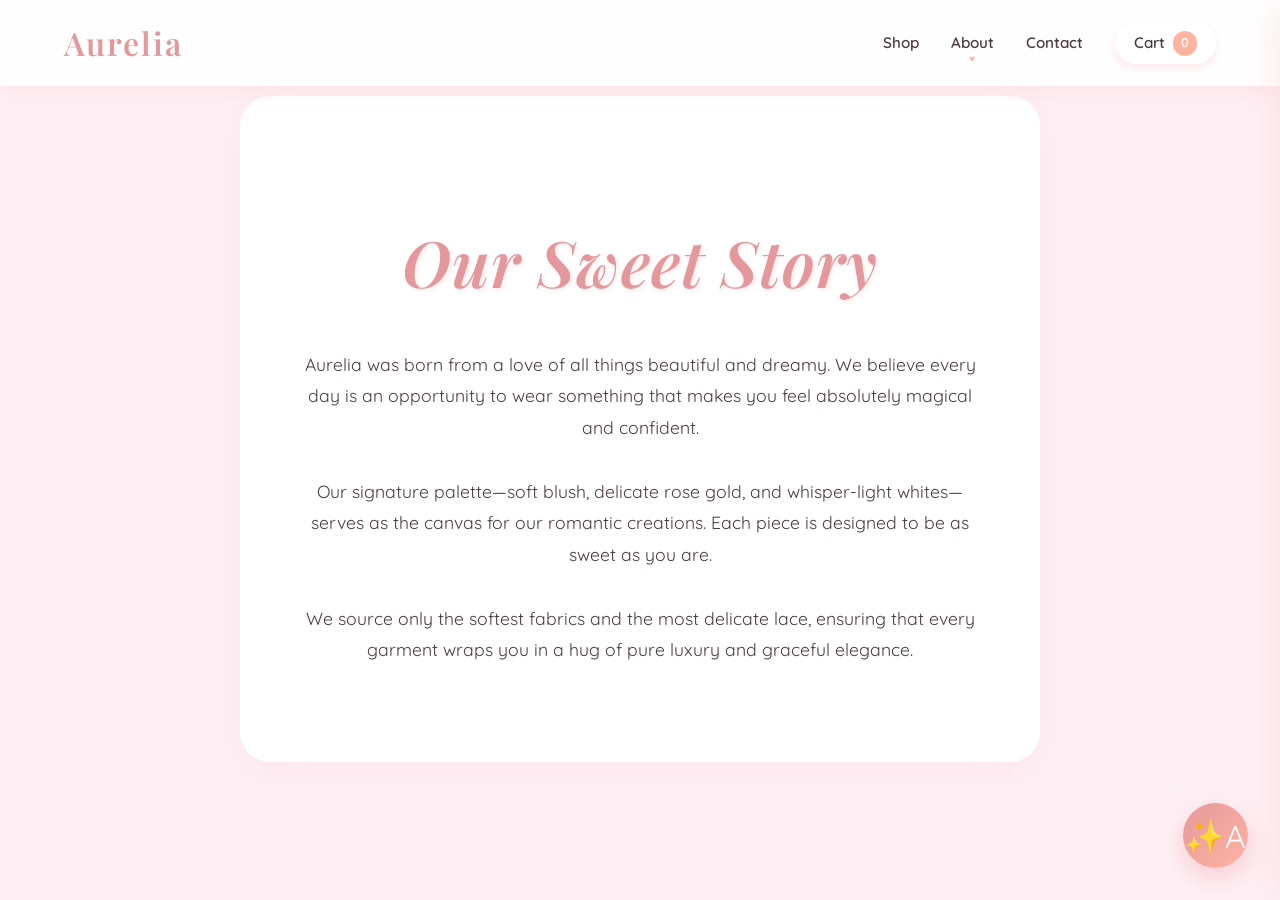
<file: static/about.html>
<!DOCTYPE html>
<html lang="en">
<head>
    <meta charset="UTF-8">
    <meta name="viewport" content="width=device-width, initial-scale=1.0">
    <title>AURELIA | Brand Story</title>
    <link rel="preconnect" href="https://fonts.googleapis.com">
    <link rel="preconnect" href="https://fonts.gstatic.com" crossorigin>
    <link href="https://fonts.googleapis.com/css2?family=Inter:wght@300;400;500&family=Playfair+Display:wght@400;600;700&display=swap" rel="stylesheet">
    <link rel="stylesheet" href="css/style.css">
</head>
<body>

    <!-- Header -->
    <header class="site-header scrolled">
        <div class="brand-logo"><a href="index.html">Aurelia</a></div>
        <nav class="nav-links">
            <a href="index.html">Shop</a>
            <a href="about.html" class="active">About</a>
            <a href="contact.html">Contact</a>
            <a href="#" class="cart-toggle">Cart <span class="cart-count">0</span></a>
        </nav>
    </header>

    <div class="page-container fade-in">
        <h1 class="editorial-heading" style="text-align: center;">Our Sweet Story</h1>
        <div style="margin-top: 3rem;">
            <p class="editorial-paragraph">
                Aurelia was born from a love of all things beautiful and dreamy. We believe every day is an opportunity to wear something that makes you feel absolutely magical and confident.
            </p>
            <p class="editorial-paragraph">
                Our signature palette—soft blush, delicate rose gold, and whisper-light whites—serves as the canvas for our romantic creations. Each piece is designed to be as sweet as you are.
            </p>
            <p class="editorial-paragraph">
                We source only the softest fabrics and the most delicate lace, ensuring that every garment wraps you in a hug of pure luxury and graceful elegance.
            </p>
        </div>
    </div>

    <!-- Cart Drawer -->
    <div class="cart-overlay" id="cart-overlay"></div>
    <div class="cart-drawer" id="cart-drawer">
        <div class="cart-header">
            <h3>Your Selection</h3>
            <button class="btn-close-cart" id="close-cart">&times;</button>
        </div>
        <div class="cart-items" id="cart-items-container"></div>
        <div class="cart-footer">
            <div class="cart-total">
                <span>Total</span>
                <span id="cart-total-price">$0.00</span>
            </div>
            <a href="checkout.html" class="btn-primary btn-checkout">Proceed to Checkout</a>
        </div>
    </div>

    <!-- Chat FAB -->
    <button class="chat-fab" id="chat-fab">A</button>

    <!-- Chat Window -->
    <div class="chat-window" id="chat-window">
        <div class="chat-header">
            Aurelia Concierge
            <button class="btn-close-chat" id="close-chat" style="background:none; border:none; cursor:pointer;">&times;</button>
        </div>
        <div class="chat-messages" id="chat-messages-container">
            <div class="message bot">Welcome to AURELIA. I am your personal concierge. How may I assist you with our collection today?</div>
        </div>
        <div class="chat-input-area">
            <input type="text" id="chat-input" placeholder="Inquire about items, materials...">
            <button id="chat-send">Send</button>
        </div>
    </div>

    <script src="js/script.js"></script>
</body>
</html>
</file>
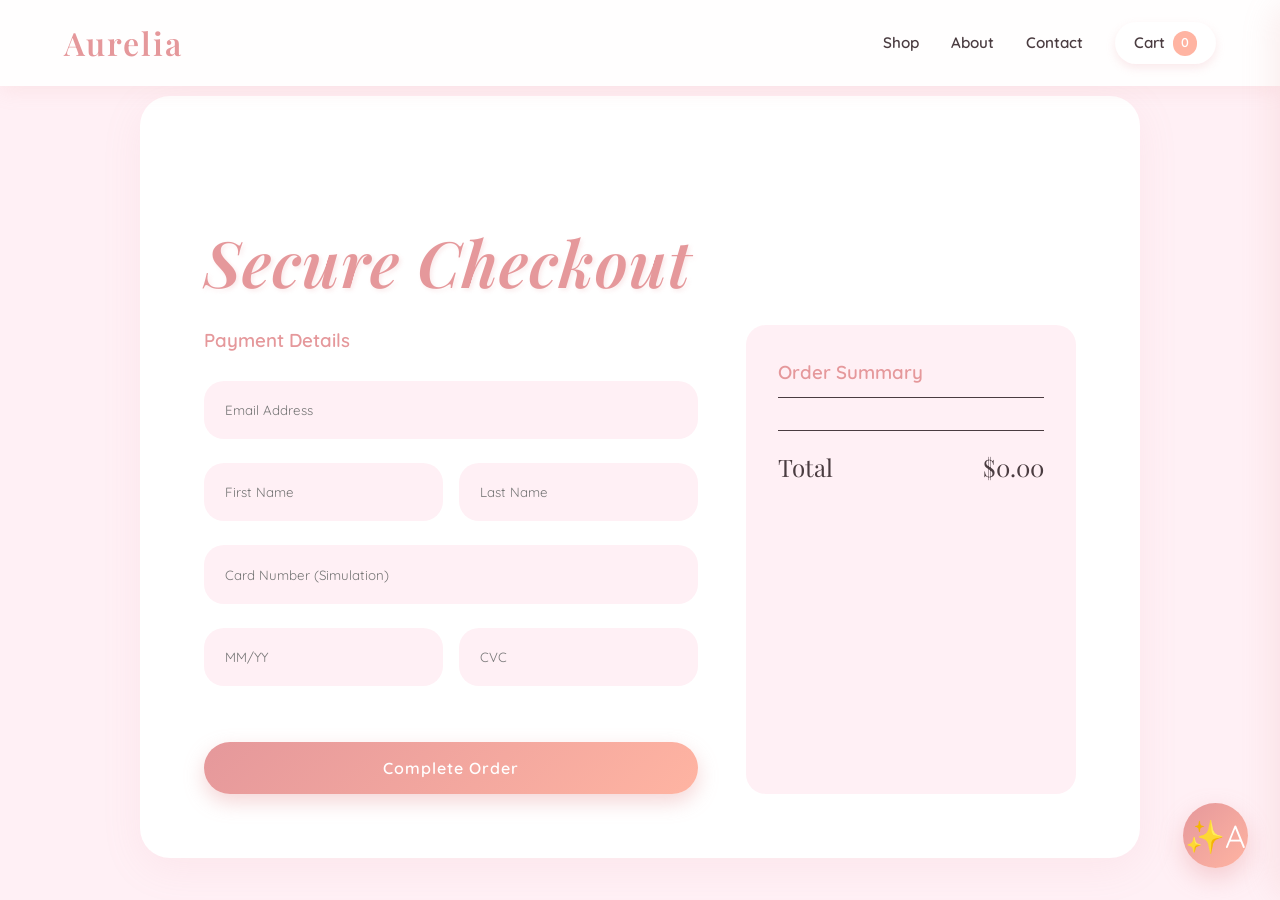
<file: static/checkout.html>
<!DOCTYPE html>
<html lang="en">
<head>
    <meta charset="UTF-8">
    <meta name="viewport" content="width=device-width, initial-scale=1.0">
    <title>AURELIA | Secure Checkout</title>
    <link rel="preconnect" href="https://fonts.googleapis.com">
    <link rel="preconnect" href="https://fonts.gstatic.com" crossorigin>
    <link href="https://fonts.googleapis.com/css2?family=Inter:wght@300;400;500&family=Playfair+Display:wght@400;600;700&display=swap" rel="stylesheet">
    <link rel="stylesheet" href="css/style.css">
</head>
<body>

    <!-- Header -->
    <header class="site-header scrolled">
        <div class="brand-logo"><a href="index.html">Aurelia</a></div>
        <nav class="nav-links">
            <a href="index.html">Shop</a>
            <a href="about.html">About</a>
            <a href="contact.html">Contact</a>
            <a href="#" class="cart-toggle">Cart <span class="cart-count">0</span></a>
        </nav>
    </header>

    <div class="page-container fade-in" style="max-width: 1000px;">
        <h1 class="editorial-heading">Secure Checkout</h1>
        
        <div class="checkout-grid">
            <div>
                <h3 style="margin-bottom: 1.5rem; font-family: var(--font-sans);">Payment Details</h3>
                <form id="checkout-form">
                    <div class="form-group">
                        <input type="email" id="email" class="form-control" placeholder="Email Address" required>
                    </div>
                    <div class="form-group" style="display:flex; gap:1rem;">
                        <input type="text" class="form-control" placeholder="First Name" required>
                        <input type="text" class="form-control" placeholder="Last Name" required>
                    </div>
                    <div class="form-group">
                        <input type="text" class="form-control" placeholder="Card Number (Simulation)" required>
                    </div>
                    <div class="form-group" style="display:flex; gap:1rem;">
                        <input type="text" class="form-control" placeholder="MM/YY" required>
                        <input type="text" class="form-control" placeholder="CVC" required>
                    </div>
                    <button type="submit" class="btn-primary" style="width: 100%;">Complete Order</button>
                    <div id="checkout-messages"></div>
                </form>
            </div>
            
            <div class="checkout-summary">
                <h3 style="margin-bottom: 1.5rem; font-family: var(--font-sans); border-bottom: 1px solid var(--color-obsidian); padding-bottom: 0.5rem;">Order Summary</h3>
                <div id="checkout-items" style="margin-bottom: 2rem;">
                    <!-- Items populated by JS -->
                </div>
                <div style="display: flex; justify-content: space-between; font-family: var(--font-serif); font-size: 1.5rem; border-top: 1px solid var(--color-obsidian); padding-top: 1rem;">
                    <span>Total</span>
                    <span id="checkout-total">$0.00</span>
                </div>
            </div>
        </div>
    </div>

    <!-- Cart Drawer -->
    <div class="cart-overlay" id="cart-overlay"></div>
    <div class="cart-drawer" id="cart-drawer">
        <div class="cart-header">
            <h3>Your Selection</h3>
            <button class="btn-close-cart" id="close-cart">&times;</button>
        </div>
        <div class="cart-items" id="cart-items-container"></div>
        <div class="cart-footer">
            <div class="cart-total">
                <span>Total</span>
                <span id="cart-total-price">$0.00</span>
            </div>
            <a href="checkout.html" class="btn-primary btn-checkout">Proceed to Checkout</a>
        </div>
    </div>

    <!-- Chat FAB -->
    <button class="chat-fab" id="chat-fab">A</button>

    <!-- Chat Window -->
    <div class="chat-window" id="chat-window">
        <div class="chat-header">
            Aurelia Concierge
            <button class="btn-close-chat" id="close-chat" style="background:none; border:none; cursor:pointer;">&times;</button>
        </div>
        <div class="chat-messages" id="chat-messages-container">
            <div class="message bot">Welcome to AURELIA. I am your personal concierge. How may I assist you with our collection today?</div>
        </div>
        <div class="chat-input-area">
            <input type="text" id="chat-input" placeholder="Inquire about items, materials...">
            <button id="chat-send">Send</button>
        </div>
    </div>

    <script src="js/script.js"></script>
</body>
</html>
</file>
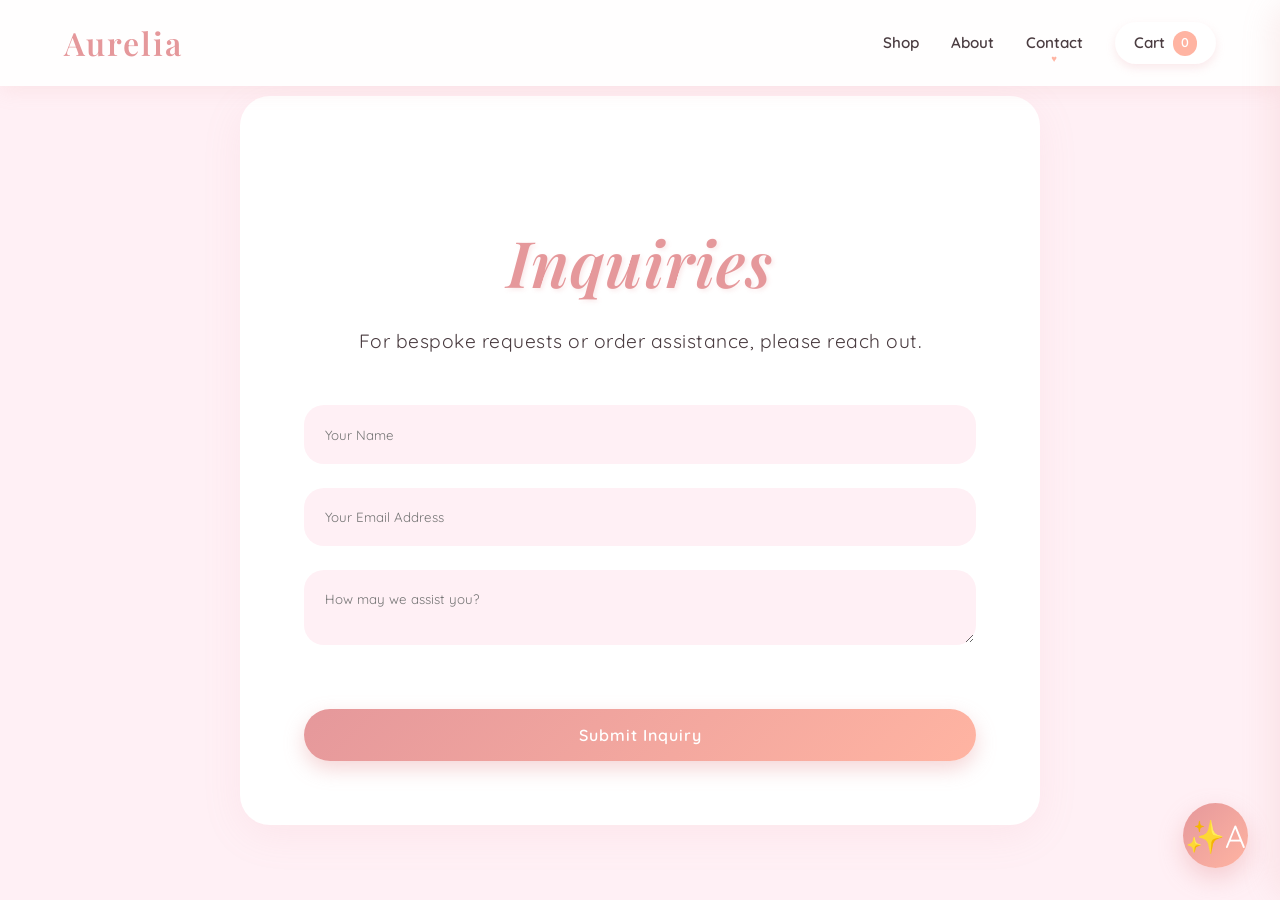
<file: static/contact.html>
<!DOCTYPE html>
<html lang="en">
<head>
    <meta charset="UTF-8">
    <meta name="viewport" content="width=device-width, initial-scale=1.0">
    <title>AURELIA | Inquiries</title>
    <link rel="preconnect" href="https://fonts.googleapis.com">
    <link rel="preconnect" href="https://fonts.gstatic.com" crossorigin>
    <link href="https://fonts.googleapis.com/css2?family=Inter:wght@300;400;500&family=Playfair+Display:wght@400;600;700&display=swap" rel="stylesheet">
    <link rel="stylesheet" href="css/style.css">
</head>
<body>

    <!-- Header -->
    <header class="site-header scrolled">
        <div class="brand-logo"><a href="index.html">Aurelia</a></div>
        <nav class="nav-links">
            <a href="index.html">Shop</a>
            <a href="about.html">About</a>
            <a href="contact.html" class="active">Contact</a>
            <a href="#" class="cart-toggle">Cart <span class="cart-count">0</span></a>
        </nav>
    </header>

    <div class="page-container fade-in">
        <h1 class="editorial-heading" style="text-align: center;">Inquiries</h1>
        <p class="editorial-subheading" style="text-align: center; margin-bottom: 3rem;">For bespoke requests or order assistance, please reach out.</p>
        
        <form id="contact-form">
            <div class="form-group">
                <input type="text" id="name" class="form-control" placeholder="Your Name" required>
            </div>
            <div class="form-group">
                <input type="email" id="email" class="form-control" placeholder="Your Email Address" required>
            </div>
            <div class="form-group">
                <textarea id="inquiry" class="form-control" placeholder="How may we assist you?" required></textarea>
            </div>
            <button type="submit" class="btn-primary" style="width: 100%;">Submit Inquiry</button>
        </form>
    </div>

    <!-- Cart Drawer -->
    <div class="cart-overlay" id="cart-overlay"></div>
    <div class="cart-drawer" id="cart-drawer">
        <div class="cart-header">
            <h3>Your Selection</h3>
            <button class="btn-close-cart" id="close-cart">&times;</button>
        </div>
        <div class="cart-items" id="cart-items-container"></div>
        <div class="cart-footer">
            <div class="cart-total">
                <span>Total</span>
                <span id="cart-total-price">$0.00</span>
            </div>
            <a href="checkout.html" class="btn-primary btn-checkout">Proceed to Checkout</a>
        </div>
    </div>

    <!-- Chat FAB -->
    <button class="chat-fab" id="chat-fab">A</button>

    <!-- Chat Window -->
    <div class="chat-window" id="chat-window">
        <div class="chat-header">
            Aurelia Concierge
            <button class="btn-close-chat" id="close-chat" style="background:none; border:none; cursor:pointer;">&times;</button>
        </div>
        <div class="chat-messages" id="chat-messages-container">
            <div class="message bot">Welcome to AURELIA. I am your personal concierge. How may I assist you with our collection today?</div>
        </div>
        <div class="chat-input-area">
            <input type="text" id="chat-input" placeholder="Inquire about items, materials...">
            <button id="chat-send">Send</button>
        </div>
    </div>

    <script src="js/script.js"></script>
</body>
</html>
</file>
<file: static/css/style.css>
/* Girly Aesthetic CSS Variables */
@import url('https://fonts.googleapis.com/css2?family=Playfair+Display:ital,wght@0,400;0,600;1,400&family=Quicksand:wght@300;400;600&display=swap');

:root {
  --color-obsidian: #4A3C40; /* Soft charcoal/burgundy for text */
  --color-gold: #E5989B; /* Soft rose gold / blush pink */
  --color-white: #FFFFFF;
  --color-gray-light: #FFF0F5; /* LavenderBlush background */
  --color-gray-medium: #B5838D; /* Muted rose */
  --color-dark-glass: rgba(255, 240, 245, 0.85);
  --color-accent: #FFB4A2; /* Peach accent */
  
  --font-serif: 'Playfair Display', serif;
  --font-sans: 'Quicksand', sans-serif;
  
  --transition-smooth: all 0.5s cubic-bezier(0.68, -0.55, 0.265, 1.55); /* Bouncy transition */
  --transition-fast: all 0.3s ease;
}

/* Reset and Global Styles */
* {
  margin: 0;
  padding: 0;
  box-sizing: border-box;
}

body {
  font-family: var(--font-sans);
  background-color: var(--color-gray-light);
  color: var(--color-obsidian);
  line-height: 1.7;
  overflow-x: hidden;
  -webkit-font-smoothing: antialiased;
  -moz-osx-font-smoothing: grayscale;
}

h1, h2, h3, h4, h5, h6 {
  font-family: var(--font-serif);
  font-weight: 600;
  color: var(--color-gold);
}

a {
  text-decoration: none;
  color: inherit;
  transition: var(--transition-fast);
}

img {
  max-width: 100%;
  height: auto;
  display: block;
  border-radius: 12px;
}

button {
  cursor: pointer;
  font-family: var(--font-sans);
  border: none;
  background: none;
}

/* Typography */
.text-gold { color: var(--color-gold); }
.editorial-heading {
  font-size: 4rem;
  font-style: italic;
  letter-spacing: 1px;
  margin-bottom: 1.5rem;
  line-height: 1.2;
  text-shadow: 2px 2px 4px rgba(229, 152, 155, 0.2);
}

.editorial-subheading {
  font-size: 1.2rem;
  color: var(--color-obsidian);
  font-weight: 400;
  letter-spacing: 0.5px;
}

@media (max-width: 768px) {
  .editorial-heading { font-size: 2.8rem; }
}

/* Glassmorphism Header */
.site-header {
  position: fixed;
  top: 0;
  left: 0;
  width: 100%;
  z-index: 1000;
  padding: 1.5rem 5%;
  display: flex;
  justify-content: space-between;
  align-items: center;
  transition: var(--transition-fast);
  background: transparent;
  color: var(--color-obsidian);
}

.site-header.scrolled, .site-header.dark-text, body:not(.has-hero) .site-header {
  background: rgba(255, 255, 255, 0.9);
  backdrop-filter: blur(10px);
  -webkit-backdrop-filter: blur(10px);
  box-shadow: 0 4px 20px rgba(229, 152, 155, 0.15);
  padding: 1rem 5%;
  color: var(--color-obsidian);
}

.brand-logo a {
  font-family: var(--font-serif);
  font-size: 2rem;
  font-weight: 600;
  letter-spacing: 2px;
  color: var(--color-gold);
}

.nav-links {
  display: flex;
  gap: 2rem;
  align-items: center;
}

.nav-links a {
  font-size: 0.95rem;
  font-weight: 600;
  position: relative;
}

.nav-links a::after {
  content: '♥';
  position: absolute;
  font-size: 0.6rem;
  bottom: -10px;
  left: 50%;
  transform: translateX(-50%) scale(0);
  color: var(--color-accent);
  transition: var(--transition-smooth);
}

.nav-links a:hover::after, .nav-links a.active::after {
  transform: translateX(-50%) scale(1);
}

.cart-toggle {
  display: flex;
  align-items: center;
  gap: 0.5rem;
  background: var(--color-white);
  padding: 0.5rem 1.2rem;
  border-radius: 30px;
  box-shadow: 0 4px 10px rgba(229, 152, 155, 0.2);
  transition: var(--transition-smooth);
}

.cart-toggle:hover {
  transform: translateY(-2px);
  box-shadow: 0 6px 15px rgba(229, 152, 155, 0.3);
}

.cart-count {
  background-color: var(--color-accent);
  color: var(--color-white);
  padding: 0.1rem 0.5rem;
  border-radius: 20px;
  font-size: 0.8rem;
  font-weight: 600;
}

/* Hero Section */
.hero {
  height: 100vh;
  display: flex;
  align-items: center;
  justify-content: center;
  text-align: center;
  padding: 0 5%;
  background-image: linear-gradient(rgba(255, 255, 255, 0.2), rgba(255, 240, 245, 0.6)), url('/static/images/hero_girly.jpg');
  background-size: cover;
  background-position: center;
  color: var(--color-obsidian);
}

.hero-content {
  max-width: 800px;
  margin-top: 5rem;
  background: rgba(255, 255, 255, 0.6);
  padding: 3rem;
  border-radius: 20px;
  backdrop-filter: blur(5px);
  box-shadow: 0 10px 30px rgba(229, 152, 155, 0.2);
  border: 1px solid rgba(255, 255, 255, 0.8);
}

/* Buttons */
.btn-primary {
  display: inline-block;
  padding: 1rem 3rem;
  background: linear-gradient(135deg, var(--color-gold), var(--color-accent));
  color: var(--color-white);
  border-radius: 50px;
  font-weight: 600;
  letter-spacing: 1px;
  font-size: 1rem;
  margin-top: 2rem;
  box-shadow: 0 8px 20px rgba(229, 152, 155, 0.4);
  transition: var(--transition-smooth);
}

.btn-primary:hover {
  transform: translateY(-5px) scale(1.02);
  box-shadow: 0 12px 25px rgba(229, 152, 155, 0.6);
}

/* Product Cards */
.products-section {
  padding: 6rem 5%;
}

.products-grid {
  display: grid;
  grid-template-columns: repeat(auto-fill, minmax(280px, 1fr));
  gap: 3rem;
  margin-top: 3rem;
}

.product-card {
  text-align: center;
  background: var(--color-white);
  padding: 1rem;
  border-radius: 20px;
  box-shadow: 0 10px 30px rgba(229, 152, 155, 0.1);
  transition: var(--transition-smooth);
}

.product-card:hover {
  transform: translateY(-10px);
  box-shadow: 0 15px 40px rgba(229, 152, 155, 0.25);
}

.product-image-container {
  width: 100%;
  aspect-ratio: 1;
  overflow: hidden;
  border-radius: 15px;
  margin-bottom: 1.5rem;
  position: relative;
}

.product-image-container img {
  border-radius: 15px;
}

.product-image {
  width: 100%;
  height: 100%;
  object-fit: cover;
  transition: transform 0.8s ease;
}

.product-card:hover .product-image {
  transform: scale(1.08);
}

.product-title {
  font-family: var(--font-serif);
  font-size: 1.3rem;
  margin-bottom: 0.5rem;
  color: var(--color-obsidian);
}

.product-price {
  color: var(--color-gold);
  font-weight: 600;
  font-size: 1.1rem;
  margin-bottom: 1rem;
}

.btn-add-cart {
  width: 100%;
  padding: 0.8rem;
  background: var(--color-gray-light);
  color: var(--color-gold);
  border-radius: 30px;
  font-weight: 600;
  font-size: 0.9rem;
  transition: var(--transition-smooth);
}

.btn-add-cart:hover {
  background: var(--color-gold);
  color: var(--color-white);
}

/* Slide-out Cart Drawer */
.cart-overlay {
  position: fixed; top: 0; left: 0; width: 100%; height: 100%;
  background: rgba(255, 240, 245, 0.7);
  backdrop-filter: blur(5px);
  z-index: 1001; opacity: 0; pointer-events: none;
  transition: var(--transition-fast);
}

.cart-overlay.active { opacity: 1; pointer-events: auto; }

.cart-drawer {
  position: fixed; top: 0; right: -450px;
  width: 450px; max-width: 100vw; height: 100%;
  background: var(--color-white);
  border-top-left-radius: 30px;
  border-bottom-left-radius: 30px;
  z-index: 1002; padding: 2rem;
  display: flex; flex-direction: column;
  transition: var(--transition-smooth);
  box-shadow: -10px 0 30px rgba(229, 152, 155, 0.15);
}

.cart-drawer.active { right: 0; }

.cart-header {
  display: flex; justify-content: space-between; align-items: center;
  padding-bottom: 1rem; border-bottom: 2px dashed var(--color-gray-light);
  margin-bottom: 1.5rem;
}

.btn-close-cart {
  font-size: 2rem; color: var(--color-gold); transition: var(--transition-smooth);
}

.btn-close-cart:hover {
  transform: rotate(180deg) scale(1.2);
}

.cart-item {
  display: flex; justify-content: space-between; align-items: center;
  background: var(--color-gray-light); padding: 1rem;
  border-radius: 15px; margin-bottom: 1rem;
}

.cart-item-info h4 {
  font-size: 1rem; margin-bottom: 0.2rem;
}

.cart-item-price { color: var(--color-obsidian); font-weight: 600; }

.btn-remove-item {
  color: var(--color-gray-medium); font-size: 0.8rem;
  text-transform: uppercase; font-weight: 600;
}

.cart-footer { margin-top: auto; padding-top: 1.5rem; }

.cart-total {
  display: flex; justify-content: space-between;
  font-size: 1.3rem; font-weight: 600; color: var(--color-gold);
  margin-bottom: 1.5rem;
}

.btn-checkout { width: 100%; text-align: center; }

/* Chat UI */
.chat-fab {
  position: fixed; bottom: 2rem; right: 2rem;
  width: 65px; height: 65px;
  background: linear-gradient(135deg, var(--color-gold), var(--color-accent));
  color: var(--color-white); border-radius: 50%;
  display: flex; justify-content: center; align-items: center;
  font-size: 2rem; box-shadow: 0 10px 25px rgba(229, 152, 155, 0.4);
  z-index: 999; transition: var(--transition-smooth);
}

.chat-fab::before { content: "✨"; }

.chat-fab:hover {
  transform: translateY(-8px) scale(1.1) rotate(15deg);
}

.chat-window {
  position: fixed; bottom: 6rem; right: 2rem;
  width: 360px; height: 500px;
  background: rgba(255, 255, 255, 0.95);
  backdrop-filter: blur(15px);
  border-radius: 25px; box-shadow: 0 15px 40px rgba(229, 152, 155, 0.2);
  z-index: 999; display: flex; flex-direction: column;
  opacity: 0; pointer-events: none; transform: translateY(30px) scale(0.9);
  transform-origin: bottom right; transition: var(--transition-smooth);
  overflow: hidden; border: 2px solid var(--color-gray-light);
}

.chat-window.active { opacity: 1; pointer-events: auto; transform: translateY(0) scale(1); }

.chat-header {
  background: linear-gradient(135deg, var(--color-gold), var(--color-accent));
  color: var(--color-white); padding: 1.2rem;
  text-align: center; font-size: 1.2rem; font-weight: 600;
  display: flex; justify-content: space-between; align-items: center;
}

.chat-messages {
  flex-grow: 1; padding: 1.5rem; overflow-y: auto;
  display: flex; flex-direction: column; gap: 1rem;
}

.message {
  max-width: 85%; padding: 0.8rem 1.2rem; border-radius: 20px; font-size: 0.95rem;
}

.message.bot {
  background: var(--color-gray-light); color: var(--color-obsidian);
  align-self: flex-start; border-bottom-left-radius: 5px;
}

.message.user {
  background: var(--color-gold); color: var(--color-white);
  align-self: flex-end; border-bottom-right-radius: 5px;
}

.chat-input-area {
  display: flex; padding: 1rem; background: var(--color-white);
  border-top: 1px solid var(--color-gray-light);
}

.chat-input-area input {
  flex-grow: 1; border: none; background: var(--color-gray-light);
  padding: 0.8rem 1.2rem; border-radius: 30px; font-family: var(--font-sans);
  outline: none; color: var(--color-obsidian);
}

.chat-input-area button {
  color: var(--color-gold); padding: 0 1rem; font-weight: 600;
}

/* Animations */
.fade-in { opacity: 0; transform: translateY(30px); transition: opacity 0.8s ease, transform 0.8s ease; }
.fade-in.visible { opacity: 1; transform: translateY(0); }

/* Forms & Pages */
.page-container {
  padding: 8rem 5% 4rem; max-width: 800px; margin: 0 auto;
  background: var(--color-white); border-radius: 30px;
  box-shadow: 0 10px 40px rgba(229, 152, 155, 0.1); margin-top: 6rem; margin-bottom: 2rem;
}

.editorial-paragraph {
  font-size: 1.1rem; line-height: 1.8; margin-bottom: 2rem; color: var(--color-obsidian); text-align: center;
}

.form-control {
  width: 100%; padding: 1.2rem; margin-bottom: 1.5rem;
  background: var(--color-gray-light); border: 2px solid transparent;
  border-radius: 20px; font-family: var(--font-sans); color: var(--color-obsidian);
  outline: none; transition: var(--transition-fast);
}

.form-control:focus {
  border-color: var(--color-gold); background: var(--color-white);
}

/* Checkout Page */
.checkout-grid { display: grid; grid-template-columns: 1.5fr 1fr; gap: 3rem; }
@media (max-width: 900px) { .checkout-grid { grid-template-columns: 1fr; } }

.checkout-summary {
  background: var(--color-gray-light); padding: 2rem; border-radius: 20px;
}

#checkout-messages {
  margin-top: 1rem; padding: 1rem; display: none;
  background: var(--color-white); border-radius: 10px; text-align: center;
}
#checkout-messages.success {
  color: var(--color-gold); display: block; border: 1px solid var(--color-gold);
}
</file>
